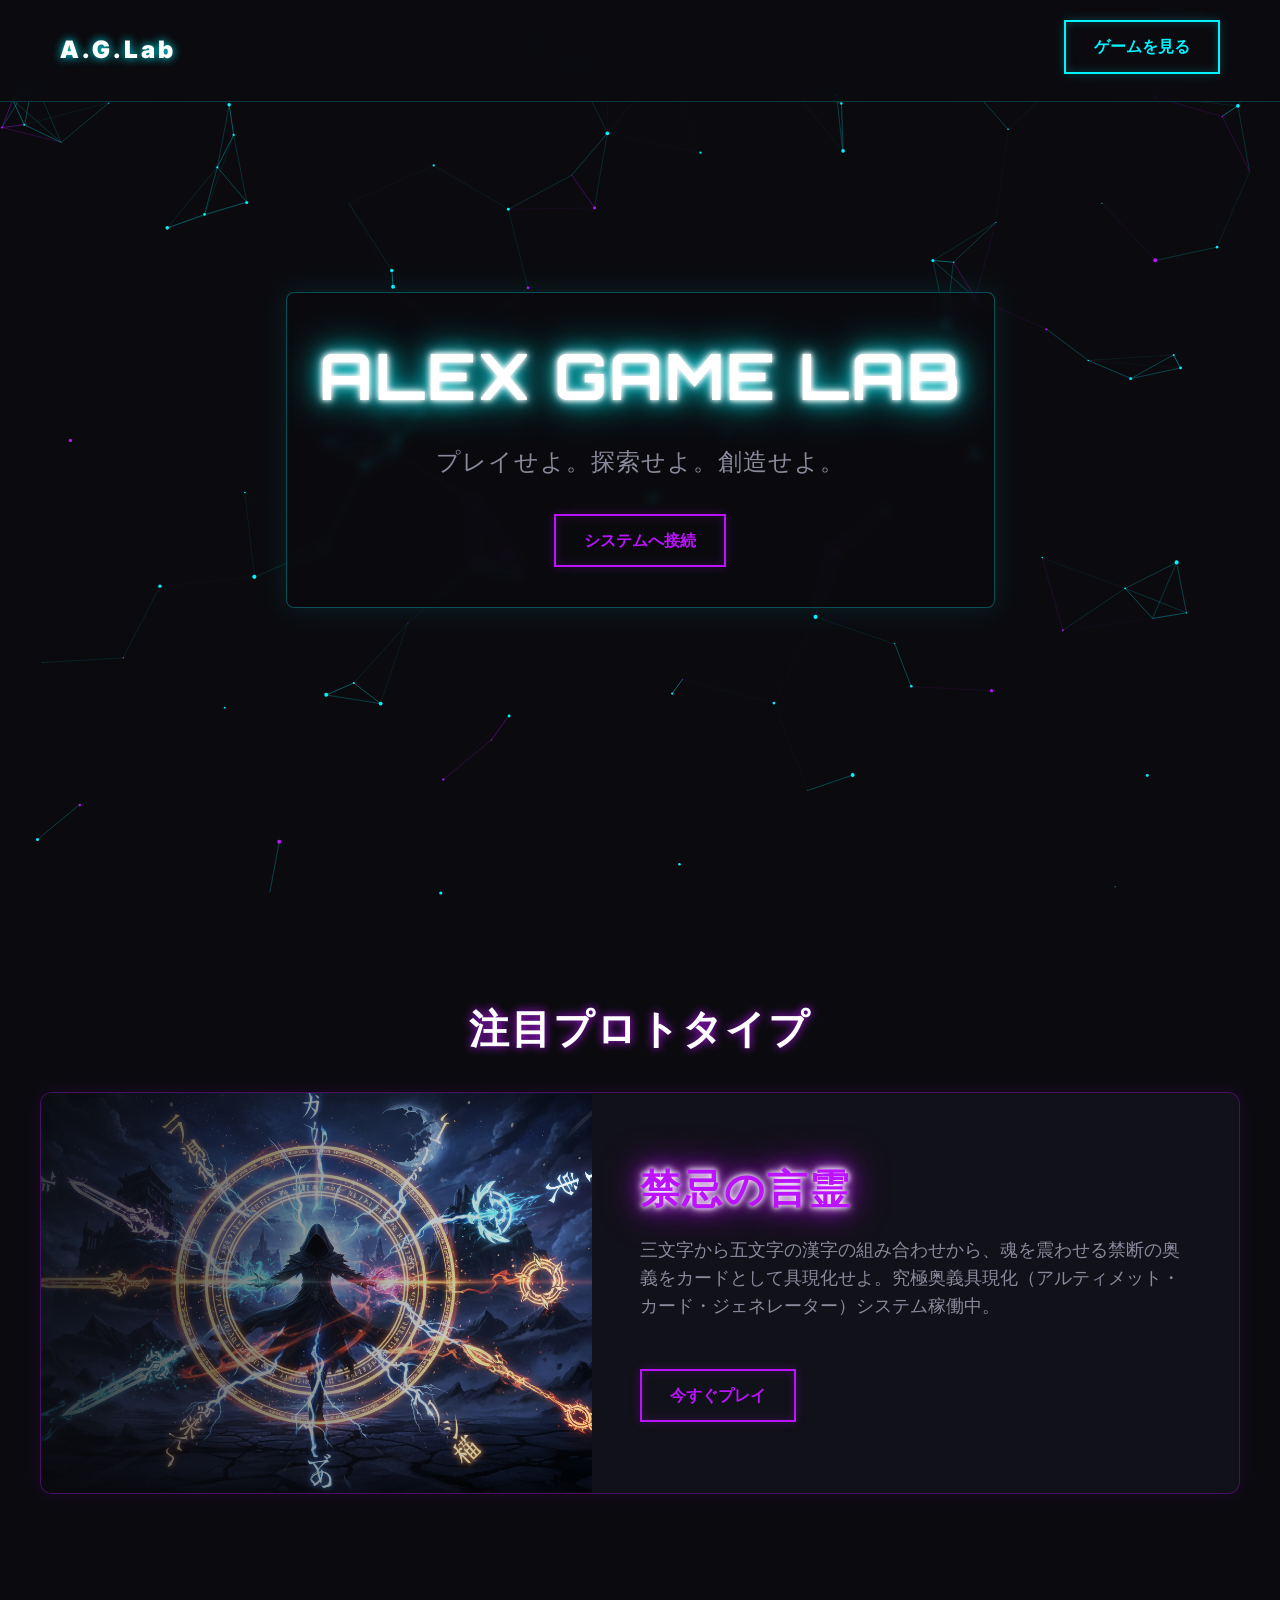
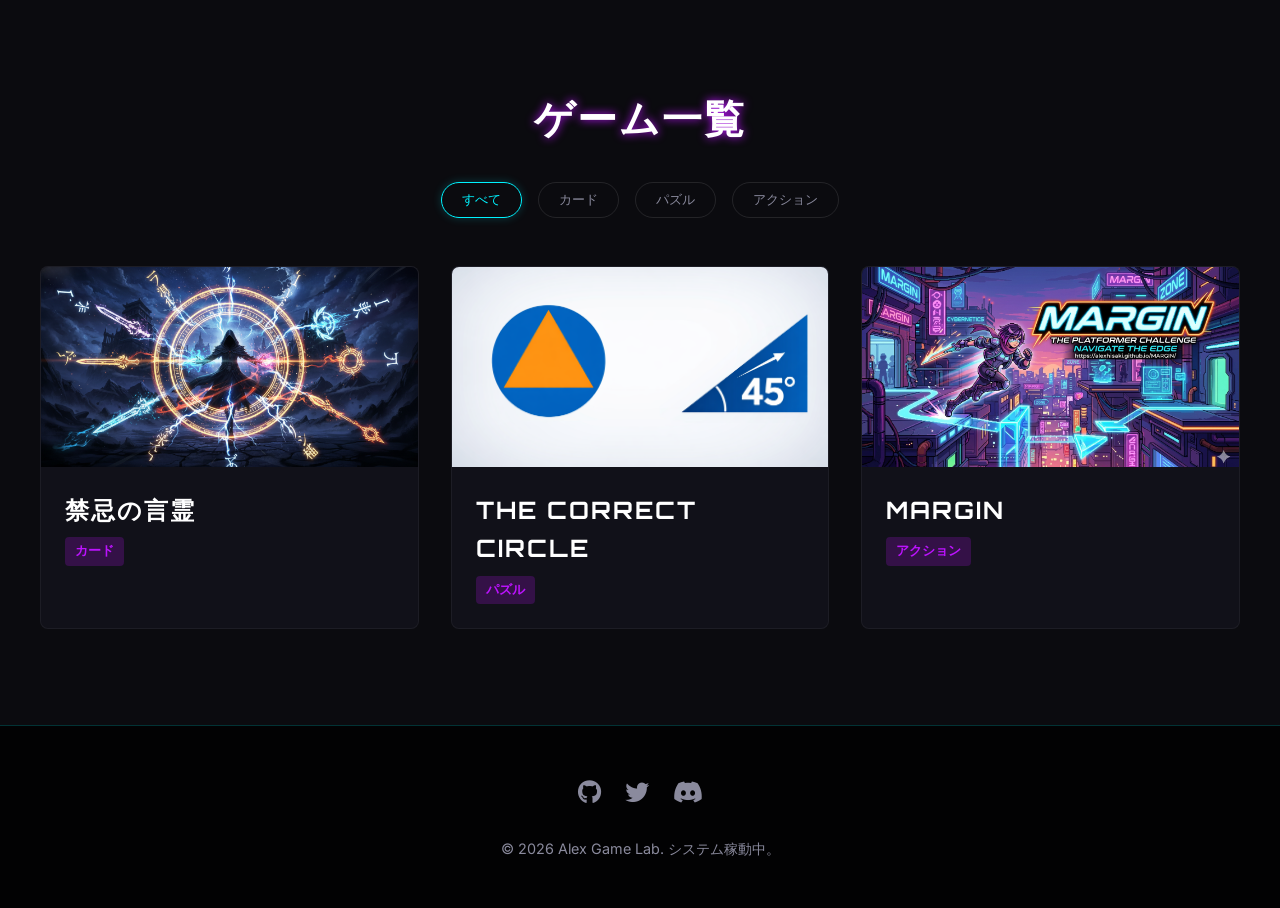
<file: index.html>
<!DOCTYPE html>
<html lang="ja">

<head>
    <meta charset="UTF-8">
    <meta name="viewport" content="width=device-width, initial-scale=1.0">
    <title>Alex Game Lab | インディーゲームポートフォリオ</title>
    <link rel="stylesheet" href="styles.css">
    <link rel="stylesheet" href="https://cdnjs.cloudflare.com/ajax/libs/font-awesome/6.4.0/css/all.min.css">
</head>

<body>
    <header>
        <div class="container nav-container">
            <a href="index.html" class="logo glow-text-blue">A.G.Lab</a>
            <nav>
                <a href="#games" class="btn">ゲームを見る</a>
            </nav>
        </div>
    </header>

    <section class="hero">
        <canvas id="particle-canvas"></canvas>
        <div class="container">
            <div class="hero-content">
                <h1 class="glow-text-blue">Alex Game Lab</h1>
                <p>プレイせよ。探索せよ。創造せよ。</p>
                <a href="#featured" class="btn primary">システムへ接続</a>
            </div>
        </div>
    </section>

    <section id="featured" class="featured container">
        <h2 class="section-title">注目プロトタイプ</h2>
        <div class="featured-card">
            <div class="featured-image" style="background-image: url('assets/banner_acj.png');"></div>
            <div class="featured-content">
                <h3 class="glow-text-purple">禁忌の言霊</h3>
                <p>三文字から五文字の漢字の組み合わせから、魂を震わせる禁断の奥義をカードとして具現化せよ。究極奥義具現化（アルティメット・カード・ジェネレーター）システム稼働中。</p>
                <div style="margin-top: 1rem;">
                    <a href="game_acj.html" class="btn primary">今すぐプレイ</a>
                </div>
            </div>
        </div>
    </section>

    <section id="games" class="games container">
        <h2 class="section-title">ゲーム一覧</h2>

        <div class="filters">
            <button class="filter-btn active" data-filter="all">すべて</button>
            <button class="filter-btn" data-filter="card">カード</button>
            <button class="filter-btn" data-filter="pazzul">パズル</button>
            <button class="filter-btn" data-filter="action">アクション</button>
        </div>

        <div class="game-grid" id="game-grid">
            <!-- Card -->
            <div class="game-card" data-category="card" onclick="window.location.href='game_acj.html'">
                <div class="card-img-wrapper">
                    <img src="assets/banner_acj.png" alt="Game Thumbnail">
                    <div class="card-overlay">
                        <span>[ 詳細を見る ]</span>
                    </div>
                </div>
                <div class="card-info">
                    <h3 class="card-title">禁忌の言霊</h3>
                    <span class="card-genre">カード</span>
                </div>
            </div>

            <!-- pazzul -->
            <div class="game-card" data-category="pazzul" onclick="window.location.href='game_tcc.html'">
                <div class="card-img-wrapper">
                    <img src="assets/tcc_banner.png" alt="Game Thumbnail">
                    <div class="card-overlay">
                        <span>[ 詳細を見る ]</span>
                    </div>
                </div>
                <div class="card-info">
                    <h3 class="card-title">The Correct Circle</h3>
                    <span class="card-genre">パズル</span>
                </div>
            </div>

            <!--Action -->
            <div class="game-card" data-category="action" onclick="window.location.href='game_margin.html'">
                <div class="card-img-wrapper">
                    <img src="assets/margin_banner.png" alt="Game Thumbnail">
                    <div class="card-overlay">
                        <span>[ 詳細を見る ]</span>
                    </div>
                </div>
                <div class="card-info">
                    <h3 class="card-title">MARGIN</h3>
                    <span class="card-genre">アクション</span>
                </div>
            </div>


        </div>
    </section>

    <footer>
        <div class="container">
            <div class="social-links">
                <a href="#"><i class="fab fa-github"></i></a>
                <a href="#"><i class="fab fa-twitter"></i></a>
                <a href="#"><i class="fab fa-discord"></i></a>
            </div>
            <p class="copy">&copy; 2026 Alex Game Lab. システム稼動中。</p>
        </div>
    </footer>

    <script src="script.js"></script>
</body>

</html>
</file>
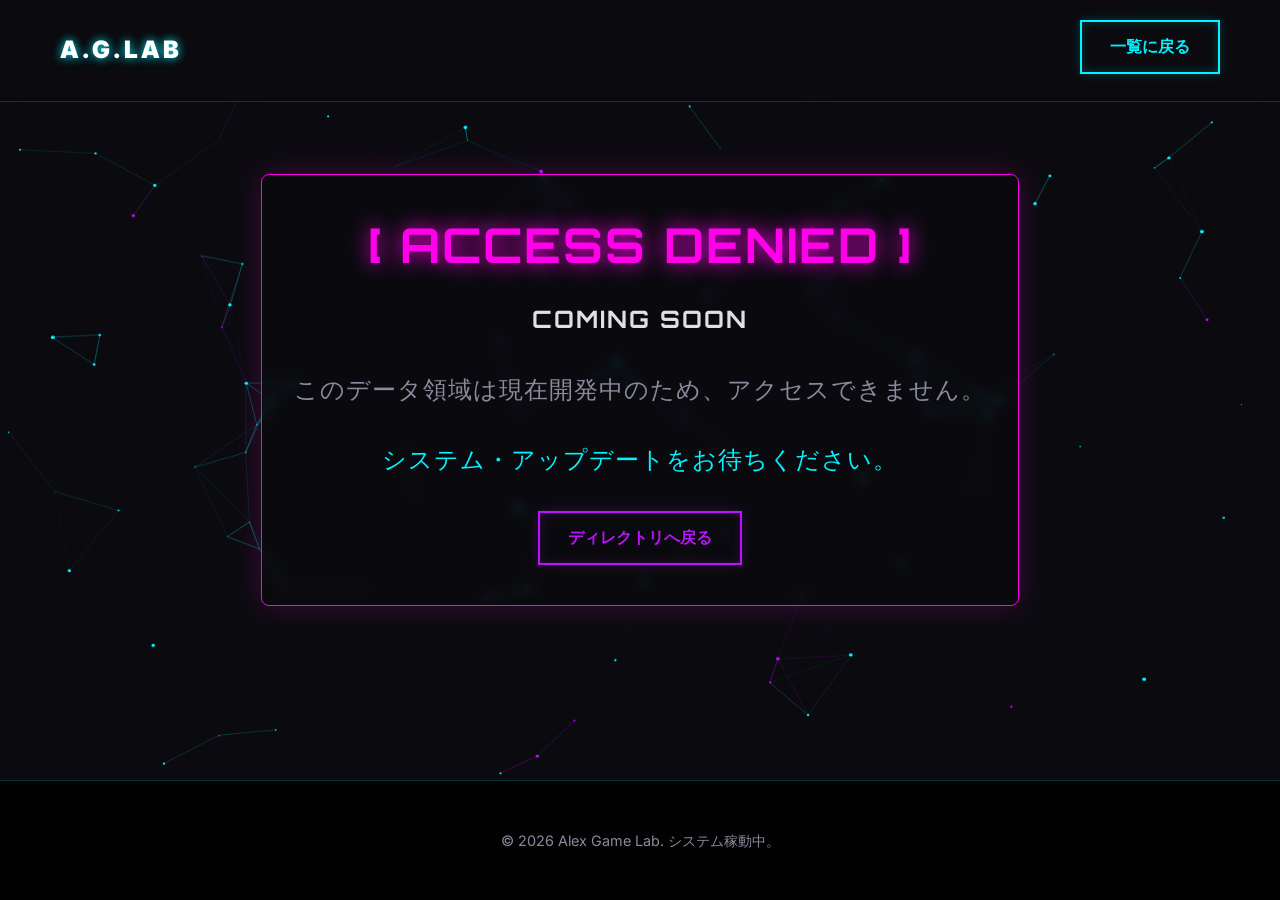
<file: coming_soon.html>
<!DOCTYPE html>
<html lang="ja">

<head>
    <meta charset="UTF-8">
    <meta name="viewport" content="width=device-width, initial-scale=1.0">
    <title>Coming Soon | システムアクセス拒否</title>
    <link rel="stylesheet" href="styles.css">
</head>

<body style="display: flex; flex-direction: column; min-height: 100vh;">
    <header>
        <div class="container nav-container">
            <a href="index.html" class="logo glow-text-blue">A.G.LAB</a>
            <nav>
                <a href="index.html" class="btn">一覧に戻る</a>
            </nav>
        </div>
    </header>

    <section class="hero" style="flex: 1;">
        <canvas id="particle-canvas"></canvas>
        <div class="container">
            <div class="hero-content"
                style="border-color: var(--neon-pink); box-shadow: 0 0 30px rgba(255, 0, 234, 0.2);">
                <h1 style="color: var(--neon-pink); text-shadow: 0 0 20px var(--neon-pink); font-size: 3rem;">[ ACCESS
                    DENIED ]</h1>
                <h2 style="margin-bottom: 2rem; color: var(--text-main);">Coming Soon</h2>
                <p>このデータ領域は現在開発中のため、アクセスできません。</p>
                <p style="margin-bottom: 2rem; color: var(--neon-blue);">システム・アップデートをお待ちください。</p>
                <a href="index.html" class="btn primary">ディレクトリへ戻る</a>
            </div>
        </div>
    </section>

    <footer>
        <div class="container">
            <p class="copy">&copy; 2026 Alex Game Lab. システム稼動中。</p>
        </div>
    </footer>

    <script src="script.js"></script>
</body>

</html>
</file>
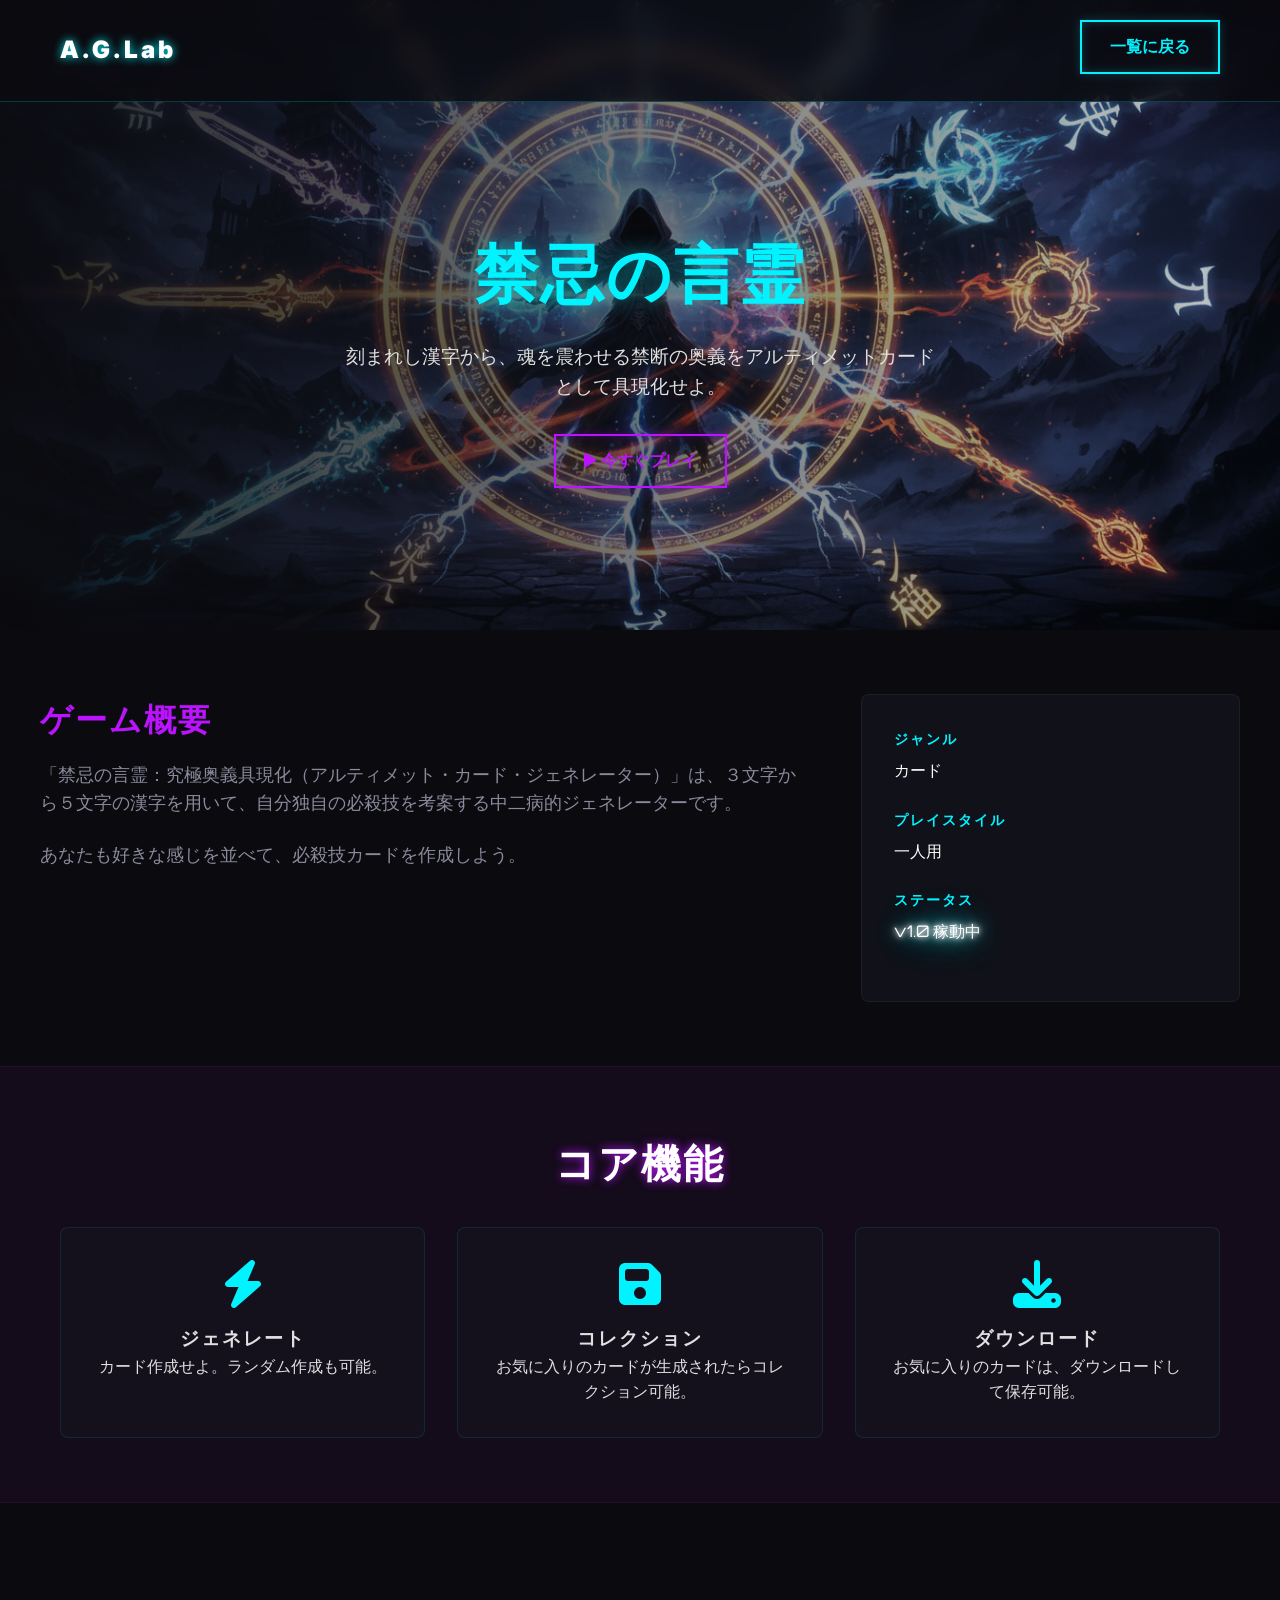
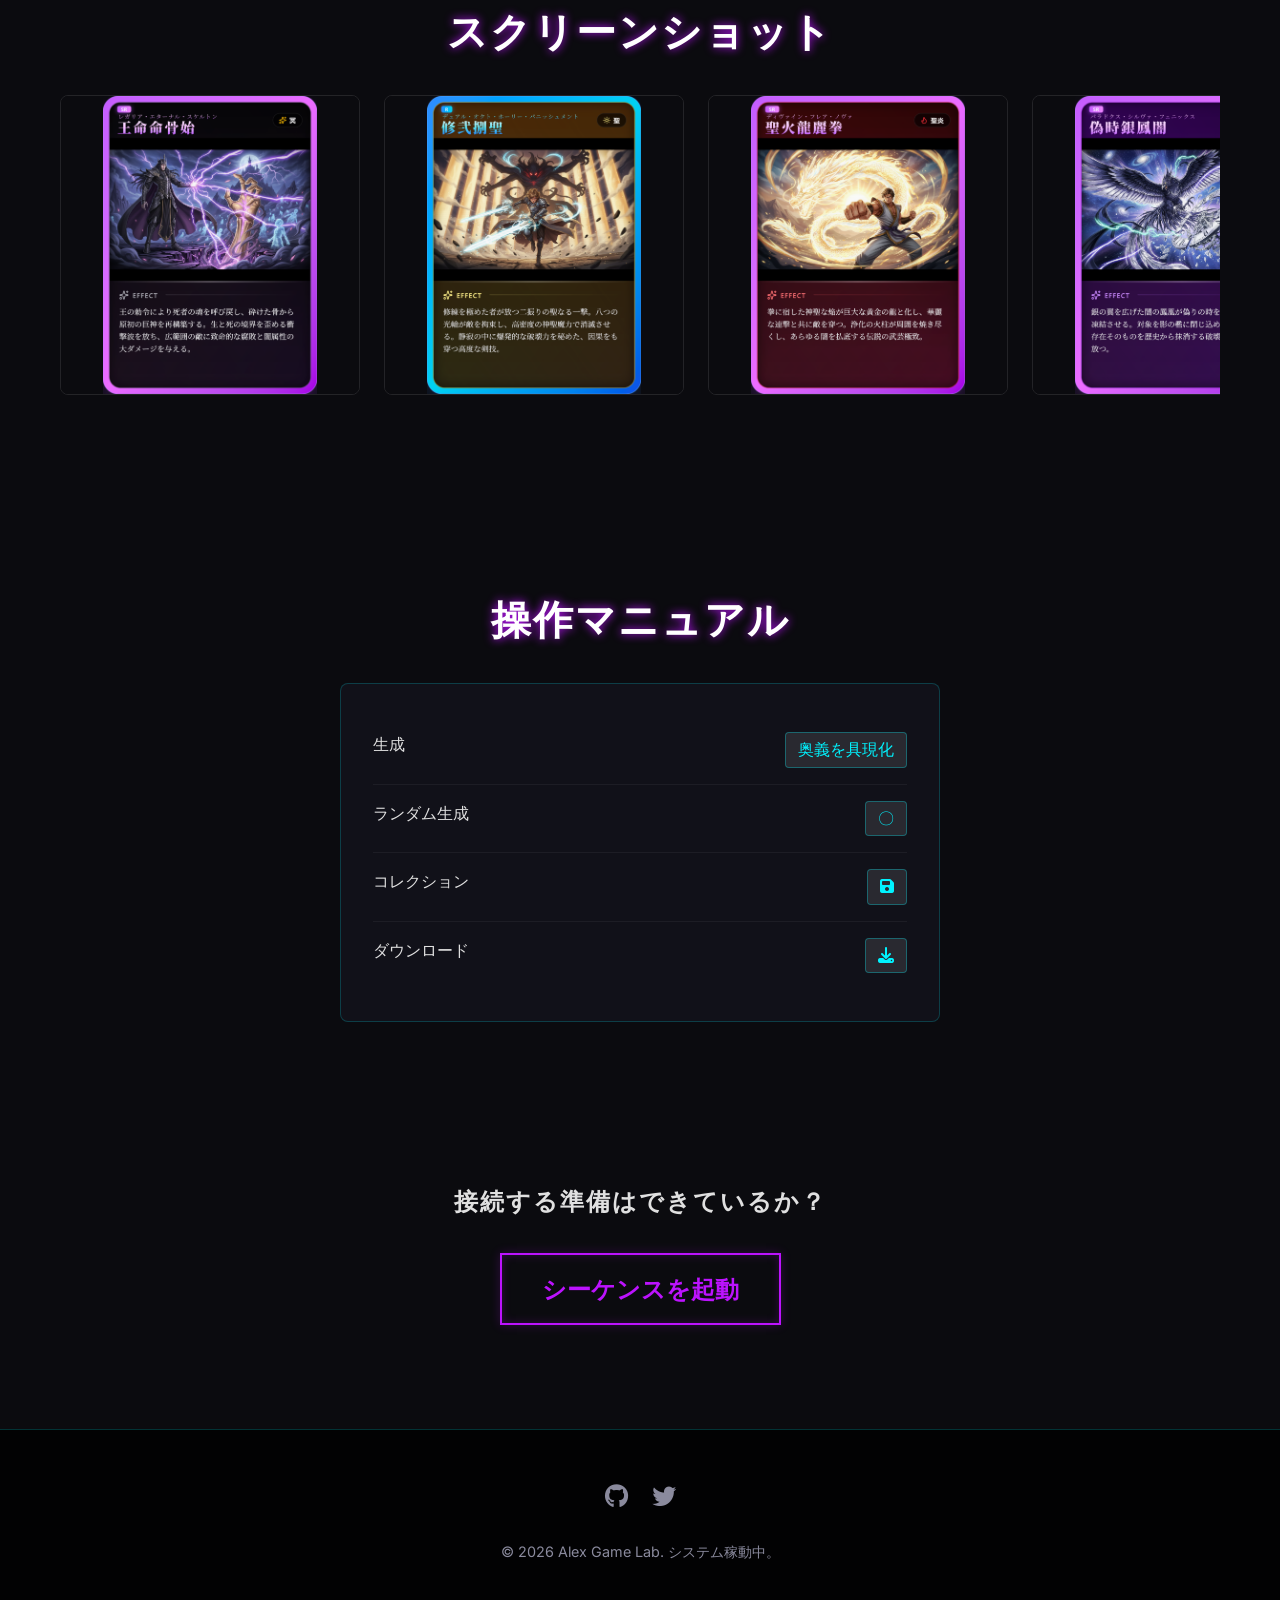
<file: game_acj.html>
<!DOCTYPE html>
<html lang="ja">

<head>
    <meta charset="UTF-8">
    <meta name="viewport" content="width=device-width, initial-scale=1.0">
    <title>禁忌の言霊 | ゲーム詳細</title>
    <link rel="stylesheet" href="styles.css">
    <link rel="stylesheet" href="https://cdnjs.cloudflare.com/ajax/libs/font-awesome/6.4.0/css/all.min.css">
</head>

<body>
    <header>
        <div class="container nav-container">
            <a href="index.html" class="logo glow-text-blue">A.G.Lab</a>
            <nav>
                <a href="index.html" class="btn">一覧に戻る</a>
            </nav>
        </div>
    </header>

    <section class="detail-hero">
        <div class="detail-bg" style="background-image: url('assets/banner_acj.png');"></div>
        <div class="container" style="display: flex; justify-content: center;">
            <div class="detail-hero-content"
                style="text-align: center; display: flex; flex-direction: column; align-items: center;">
                <h1>禁忌の言霊</h1>
                <p>刻まれし漢字から、魂を震わせる禁断の奥義をアルティメットカードとして具現化せよ。</p>
                <div class="action-buttons" style="justify-content: center;">
                    <a href="https://the-taboo-of-words.vercel.app/" target="_blank" rel="noopener noreferrer"
                        class="btn primary"><i class="fas fa-play"></i> 今すぐプレイ</a>
                </div>
            </div>
        </div>
    </section>

    <section class="game-info container">
        <div class="info-content">
            <h2>ゲーム概要</h2>
            <p>「禁忌の言霊：究極奥義具現化（アルティメット・カード・ジェネレーター）」は、３文字から５文字の漢字を用いて、自分独自の必殺技を考案する中二病的ジェネレーターです。</p>
            <p>あなたも好きな感じを並べて、必殺技カードを作成しよう。</p>
        </div>
        <div class="info-meta">
            <div class="meta-item">
                <h4>ジャンル</h4>
                <p>カード</p>
            </div>
            <div class="meta-item">
                <h4>プレイスタイル</h4>
                <p>一人用</p>
            </div>
            <div class="meta-item">
                <h4>ステータス</h4>
                <p class="glow-text-blue">v1.0 稼動中</p>
            </div>
        </div>
    </section>

    <section class="features">
        <div class="container">
            <h2 class="section-title">コア機能</h2>
            <div class="features-grid">
                <div class="feature-item">
                    <i class="fas fa-bolt feature-icon"></i>
                    <h3>ジェネレート</h3>
                    <p>カード作成せよ。ランダム作成も可能。</p>
                </div>
                <div class="feature-item">
                    <i class="fas fa-save feature-icon"></i>
                    <h3>コレクション</h3>
                    <p>お気に入りのカードが生成されたらコレクション可能。</p>
                </div>
                <div class="feature-item">
                    <i class="fas fa-download feature-icon"></i>
                    <h3>ダウンロード</h3>
                    <p>お気に入りのカードは、ダウンロードして保存可能。</p>
                </div>
            </div>
        </div>
    </section>

    <section class="gallery">
        <div class="container">
            <h2 class="section-title">スクリーンショット</h2>
            <div class="gallery-scroll" id="gallery-container">
                <div class="gallery-item">
                    <img src="assets/card1.png" alt="Screenshot 1">
                </div>
                <div class="gallery-item">
                    <img src="assets/card2.png" alt="Screenshot 2">
                </div>
                <div class="gallery-item">
                    <img src="assets/card3.png" alt="Screenshot 3">
                </div>
                <div class="gallery-item">
                    <img src="assets/card4.png" alt="Screenshot 4">
                </div>
            </div>
        </div>
    </section>

    <section class="how-to-play container">
        <h2 class="section-title">操作マニュアル</h2>
        <div class="controls-wrapper">
            <div class="control-item">
                <span>生成</span>
                <span class="key">奥義を具現化</span>
            </div>
            <div class="control-item">
                <span>ランダム生成</span>
                <span class="key">〇</span>
            </div>
            <div class="control-item">
                <span>コレクション</span>
                <span class="key"><i class="fas fa-floppy-disk"></i></span>
            </div>
            <div class="control-item">
                <span>ダウンロード</span>
                <span class="key"><i class="fas fa-download"></i></span>
            </div>
        </div>
    </section>

    <section class="final-cta">
        <div class="container">
            <h2 style="margin-bottom: 2rem;">接続する準備はできているか？</h2>
            <a href="https://the-taboo-of-words.vercel.app/" target="_blank" rel="noopener noreferrer"
                class="btn primary" style="font-size: 1.5rem; padding: 15px 40px;">シーケンスを起動</a>
        </div>
    </section>

    <footer>
        <div class="container">
            <div class="social-links">
                <a href="#"><i class="fab fa-github"></i></a>
                <a href="#"><i class="fab fa-twitter"></i></a>
            </div>
            <p class="copy">&copy; 2026 Alex Game Lab. システム稼動中。</p>
        </div>
    </footer>

    <script src="script.js"></script>
</body>

</html>
</file>
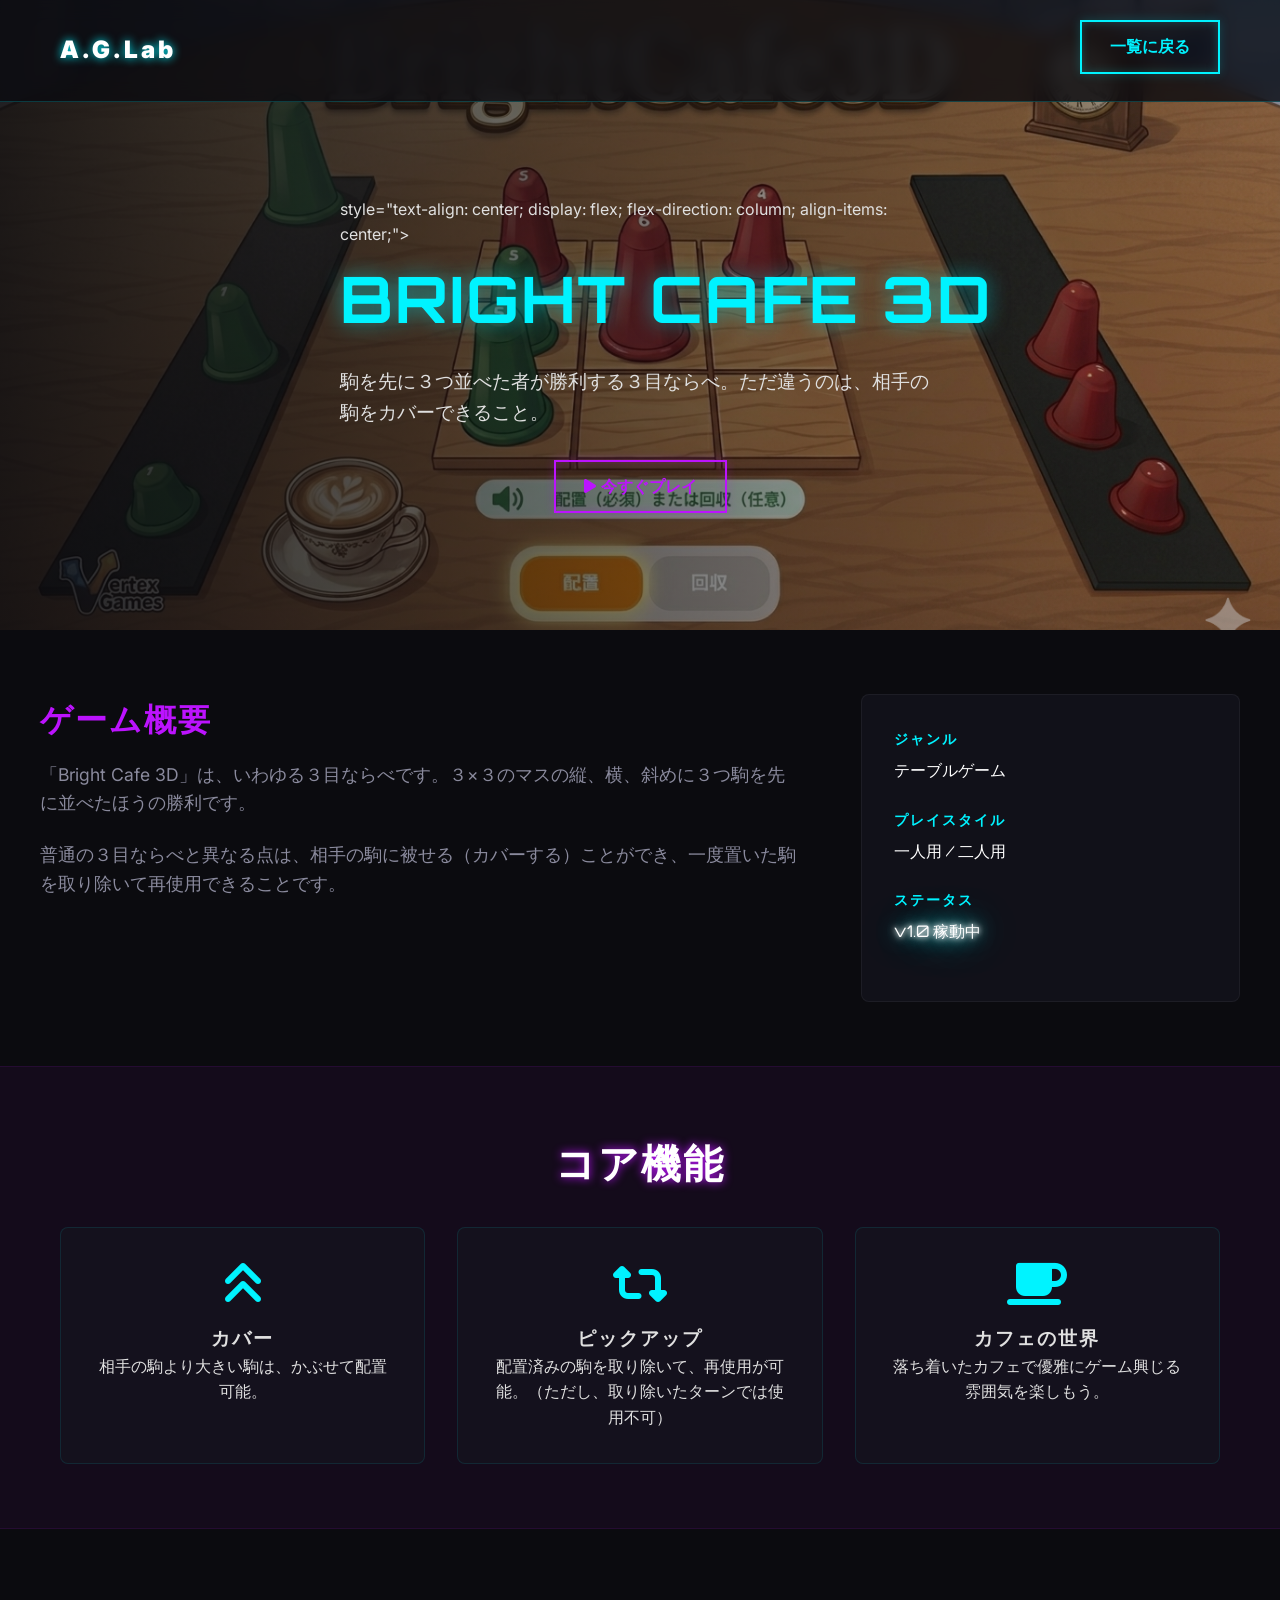
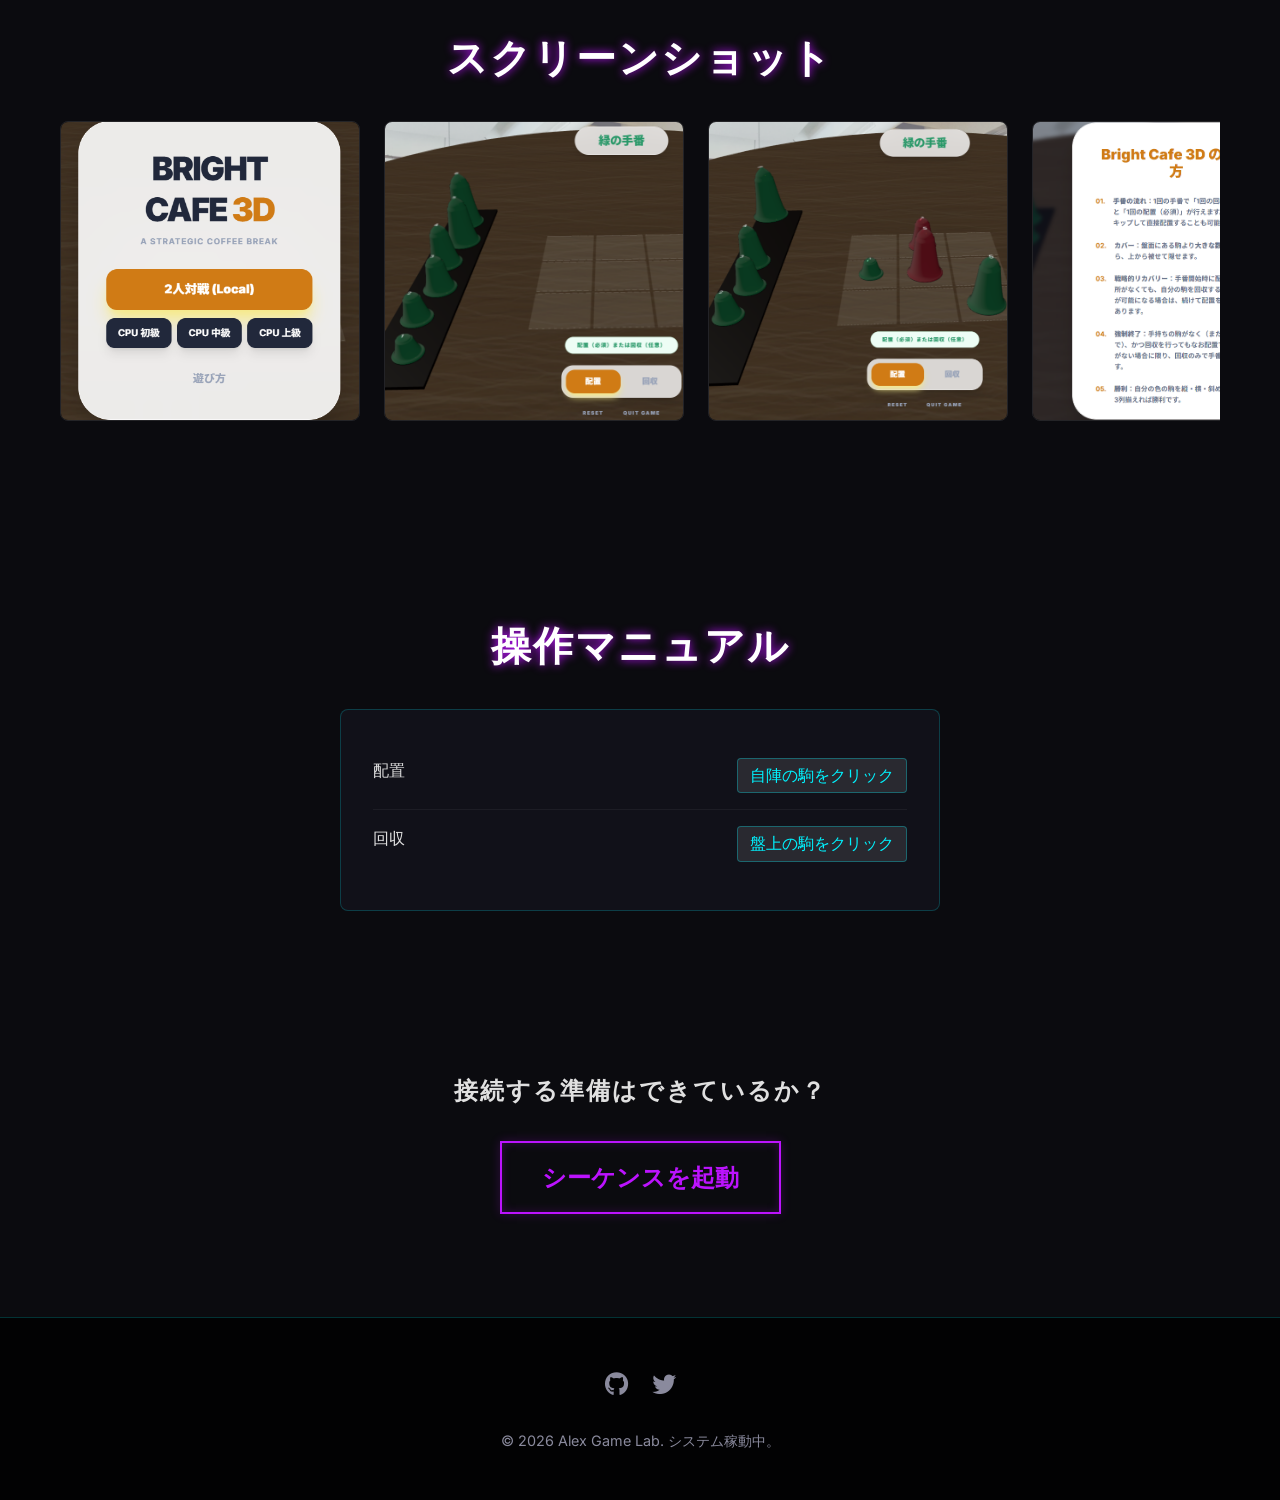
<file: game_bc3d.html>
<!DOCTYPE html>
<html lang="ja">

<head>
    <meta charset="UTF-8">
    <meta name="viewport" content="width=device-width, initial-scale=1.0">
    <title>Neon Uprising | ゲーム詳細</title>
    <link rel="stylesheet" href="styles.css">
    <link rel="stylesheet" href="https://cdnjs.cloudflare.com/ajax/libs/font-awesome/6.4.0/css/all.min.css">
</head>

<body>
    <header>
        <div class="container nav-container">
            <a href="index.html" class="logo glow-text-blue">A.G.Lab</a>
            <nav>
                <a href="index.html" class="btn">一覧に戻る</a>
            </nav>
        </div>
    </header>

    <section class="detail-hero">
        <div class="detail-bg" style="background: url('assets/brightcafe3d.png') center/cover;"></div>
        <div class="container" style="display: flex; justify-content: center;">
            <div class="detail-hero-content">
                style="text-align: center; display: flex; flex-direction: column; align-items: center;">
                <h1 style="white-space: nowrap;">Bright Cafe 3D</h1>
                <p>駒を先に３つ並べた者が勝利する３目ならべ。ただ違うのは、相手の駒をカバーできること。</p>
                <div class="action-buttons" style="justify-content: center;">
                    <a href="https://alexhisaki.github.io/BrightCafe3D/" class="btn primary"><i class="fas fa-play"></i>
                        今すぐプレイ</a>

                </div>
            </div>
        </div>
    </section>

    <section class="game-info container">
        <div class="info-content">
            <h2>ゲーム概要</h2>
            <p>「Bright Cafe 3D」は、いわゆる３目ならべです。３×３のマスの縦、横、斜めに３つ駒を先に並べたほうの勝利です。</p>
            <p>普通の３目ならべと異なる点は、相手の駒に被せる（カバーする）ことができ、一度置いた駒を取り除いて再使用できることです。</p>
        </div>
        <div class="info-meta">
            <div class="meta-item">
                <h4>ジャンル</h4>
                <p>テーブルゲーム</p>
            </div>
            <div class="meta-item">
                <h4>プレイスタイル</h4>
                <p>一人用 / 二人用</p>
            </div>
            <div class="meta-item">
                <h4>ステータス</h4>
                <p class="glow-text-blue">v1.0 稼動中</p>
            </div>
        </div>
    </section>

    <section class="features">
        <div class="container">
            <h2 class="section-title">コア機能</h2>
            <div class="features-grid">
                <div class="feature-item">
                    <i class="fas fa-angle-double-up feature-icon"></i>
                    <h3>カバー</h3>
                    <p>相手の駒より大きい駒は、かぶせて配置可能。</p>
                </div>
                <div class="feature-item">
                    <i class="fas fa-retweet feature-icon"></i>
                    <h3>ピックアップ</h3>
                    <p>配置済みの駒を取り除いて、再使用が可能。（ただし、取り除いたターンでは使用不可）</p>
                </div>
                <div class="feature-item">
                    <i class="fas fa-coffee feature-icon"></i>
                    <h3>カフェの世界</h3>
                    <p>落ち着いたカフェで優雅にゲーム興じる雰囲気を楽しもう。</p>
                </div>
            </div>
        </div>
    </section>

    <section class="gallery">
        <div class="container">
            <h2 class="section-title">スクリーンショット</h2>
            <div class="gallery-scroll" id="gallery-container">
                <div class="gallery-item">
                    <img src="assets/bc3d-1.png" alt="Screenshot 1">
                </div>
                <div class="gallery-item">
                    <img src="assets/bc3d-2.png" alt="Screenshot 2">
                </div>
                <div class="gallery-item">
                    <img src="assets/bc3d-3.png" alt="Screenshot 3">
                </div>
                <div class="gallery-item">
                    <img src="assets/bc3d-4.png" alt="Screenshot 4">
                </div>
            </div>
        </div>
    </section>

    <section class="how-to-play container">
        <h2 class="section-title">操作マニュアル</h2>
        <div class="controls-wrapper">
            <div class="control-item">
                <span>配置</span>
                <span class="key">自陣の駒をクリック</span>
            </div>
            <div class="control-item">
                <span>回収</span>
                <span class="key">盤上の駒をクリック</span>
            </div>

        </div>
    </section>

    <section class="final-cta">
        <div class="container">
            <h2 style="margin-bottom: 2rem;">接続する準備はできているか？</h2>
            <a href="https://alexhisaki.github.io/BrightCafe3D/" class="btn primary"
                style="font-size: 1.5rem; padding: 15px 40px;">シーケンスを起動</a>
        </div>
    </section>

    <footer>
        <div class="container">
            <div class="social-links">
                <a href="#"><i class="fab fa-github"></i></a>
                <a href="#"><i class="fab fa-twitter"></i></a>
            </div>
            <p class="copy">&copy; 2026 Alex Game Lab. システム稼動中。</p>
        </div>
    </footer>

    <script src="script.js"></script>
</body>

</html>
</file>
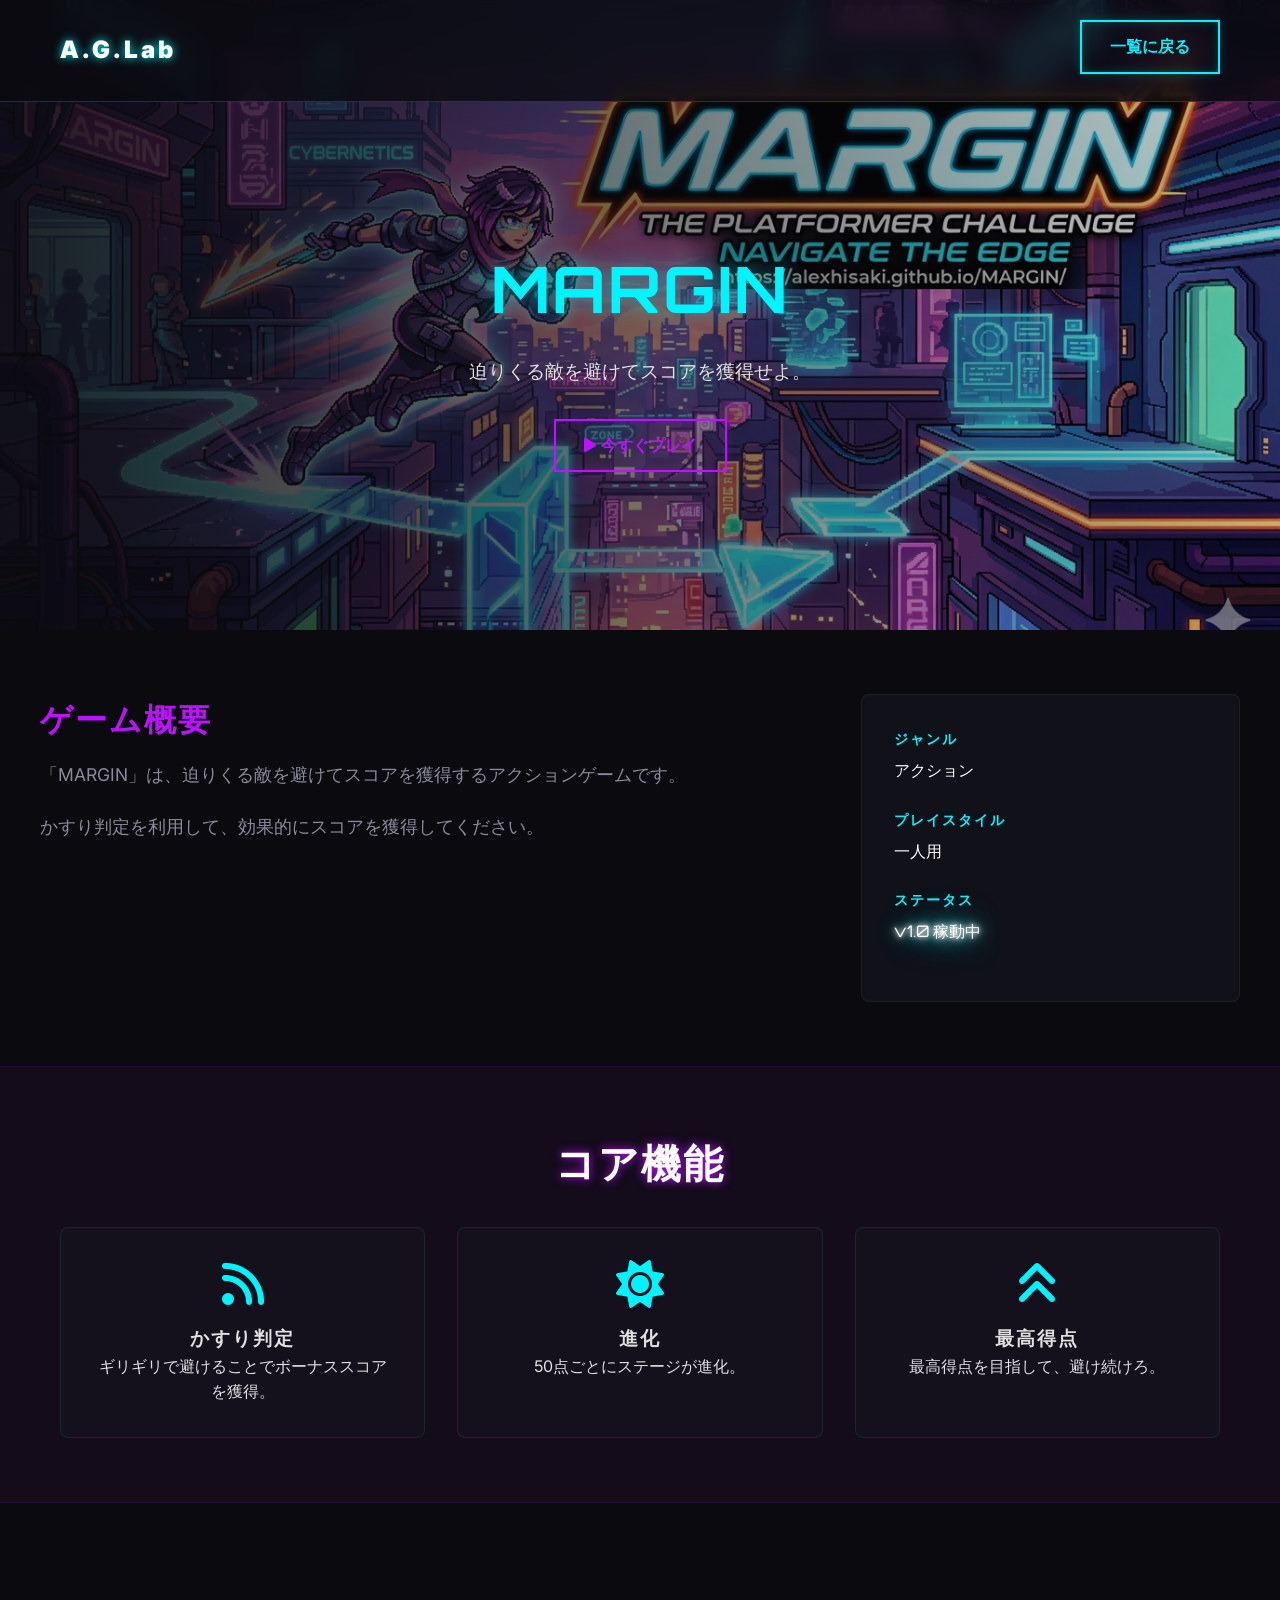
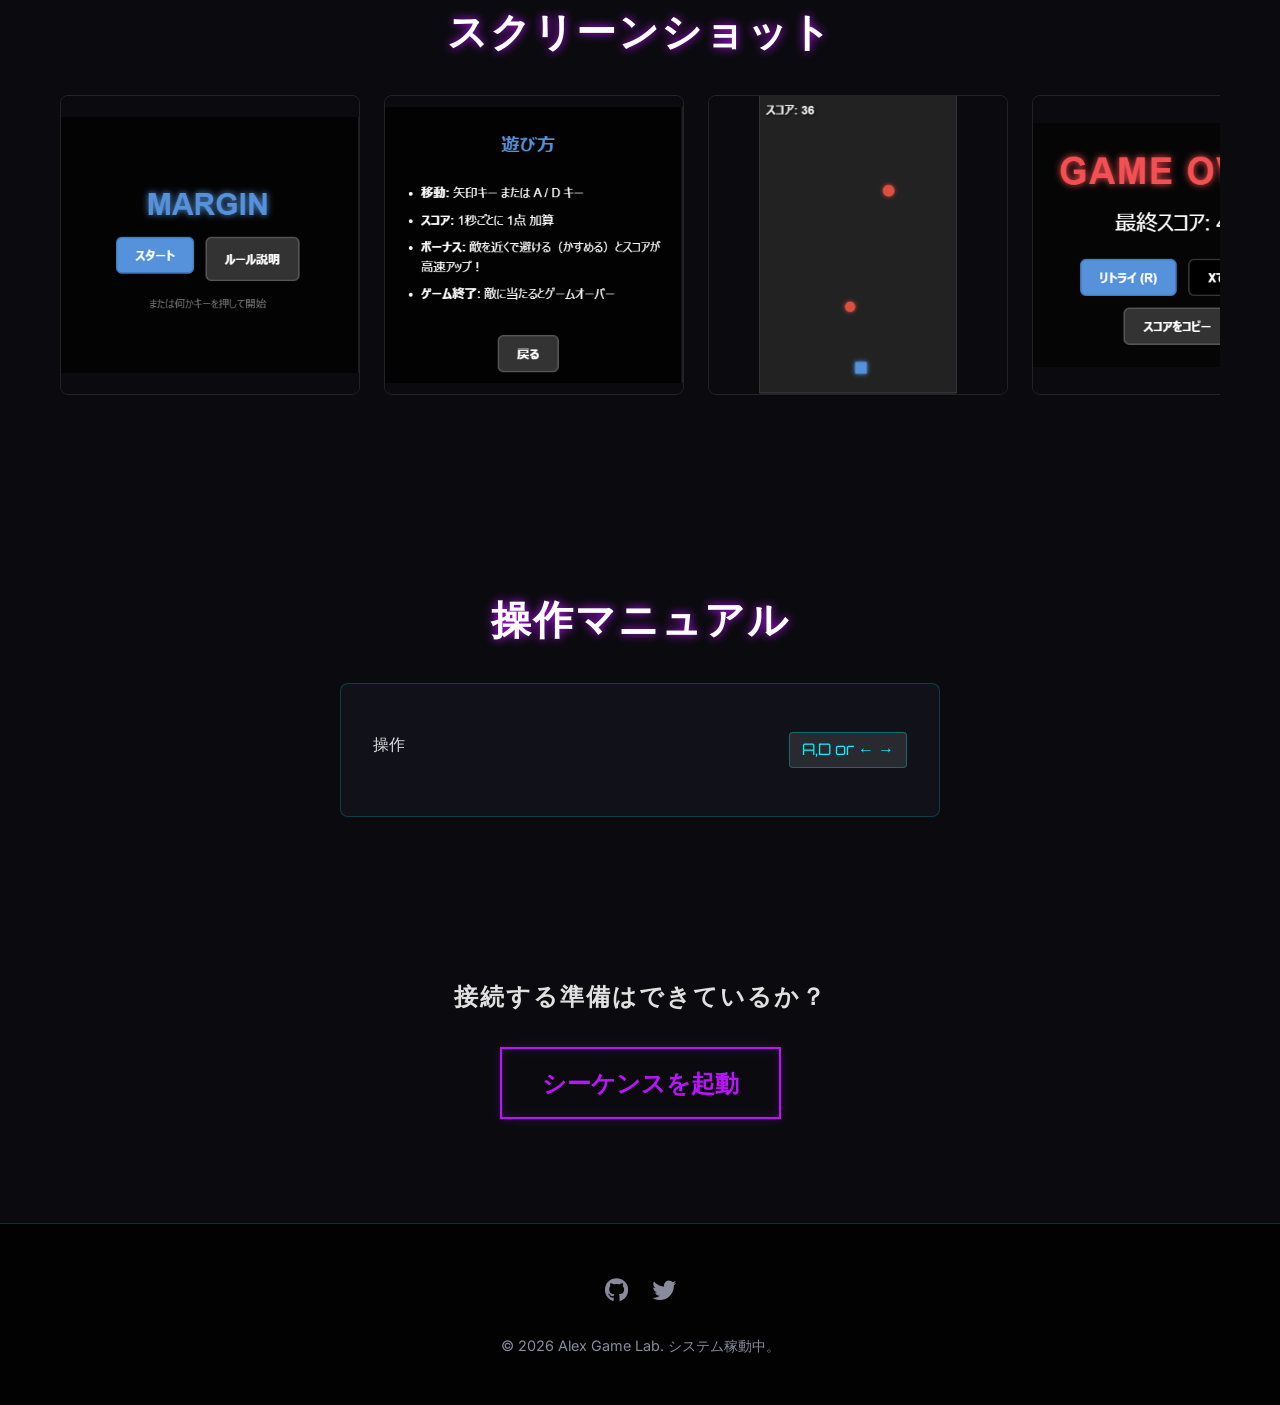
<file: game_margin.html>
<!DOCTYPE html>
<html lang="ja">

<head>
    <meta charset="UTF-8">
    <meta name="viewport" content="width=device-width, initial-scale=1.0">
    <title>MARGIN | ゲーム詳細</title>
    <link rel="stylesheet" href="styles.css">
    <link rel="stylesheet" href="https://cdnjs.cloudflare.com/ajax/libs/font-awesome/6.4.0/css/all.min.css">
</head>

<body>
    <header>
        <div class="container nav-container">
            <a href="index.html" class="logo glow-text-blue">A.G.Lab</a>
            <nav>
                <a href="index.html" class="btn">一覧に戻る</a>
            </nav>
        </div>
    </header>

    <section class="detail-hero">
        <div class="detail-bg" style="background-image: url('assets/margin_banner.png');"></div>
        <div class="container" style="display: flex; justify-content: center;">
            <div class="detail-hero-content"
                style="text-align: center; display: flex; flex-direction: column; align-items: center;">
                <h1>MARGIN</h1>
                <p>迫りくる敵を避けてスコアを獲得せよ。</p>
                <div class="action-buttons" style="justify-content: center;">
                    <a href="https://alexhisaki.github.io/MARGIN/" target="_blank" rel="noopener noreferrer"
                        class="btn primary"><i class="fas fa-play"></i> 今すぐプレイ</a>
                </div>
            </div>
        </div>
    </section>

    <section class="game-info container">
        <div class="info-content">
            <h2>ゲーム概要</h2>
            <p>「MARGIN」は、迫りくる敵を避けてスコアを獲得するアクションゲームです。</p>
            <p>かすり判定を利用して、効果的にスコアを獲得してください。</p>
        </div>
        <div class="info-meta">
            <div class="meta-item">
                <h4>ジャンル</h4>
                <p>アクション</p>
            </div>
            <div class="meta-item">
                <h4>プレイスタイル</h4>
                <p>一人用</p>
            </div>
            <div class="meta-item">
                <h4>ステータス</h4>
                <p class="glow-text-blue">v1.0 稼動中</p>
            </div>
        </div>
    </section>

    <section class="features">
        <div class="container">
            <h2 class="section-title">コア機能</h2>
            <div class="features-grid">
                <div class="feature-item">
                    <i class="fas fa-rss feature-icon"></i>
                    <h3>かすり判定 </h3>
                    <p>ギリギリで避けることでボーナススコアを獲得。</p>
                </div>
                <div class="feature-item">
                    <i class="fas fa-sun feature-icon"></i>
                    <h3>進化</h3>
                    <p>50点ごとにステージが進化。</p>
                </div>
                <div class="feature-item">
                    <i class="fas fa-angle-double-up feature-icon"></i>
                    <h3>最高得点</h3>
                    <p>最高得点を目指して、避け続けろ。</p>
                </div>
            </div>
        </div>
    </section>

    <section class="gallery">
        <div class="container">
            <h2 class="section-title">スクリーンショット</h2>
            <div class="gallery-scroll" id="gallery-container">
                <div class="gallery-item">
                    <img src="assets/margin1.png" alt="Screenshot 1">
                </div>
                <div class="gallery-item">
                    <img src="assets/margin2.png" alt="Screenshot 2">
                </div>
                <div class="gallery-item">
                    <img src="assets/margin3.png" alt="Screenshot 3">
                </div>
                <div class="gallery-item">
                    <img src="assets/margin4.png" alt="Screenshot 4">
                </div>
            </div>
        </div>
    </section>

    <section class="how-to-play container">
        <h2 class="section-title">操作マニュアル</h2>
        <div class="controls-wrapper">
            <div class="control-item">
                <span>操作</span>
                <span class="key">A,D or ← →</span>
            </div>
        </div>
    </section>

    <section class="final-cta">
        <div class="container">
            <h2 style="margin-bottom: 2rem;">接続する準備はできているか？</h2>
            <a href="https://alexhisaki.github.io/MARGIN/" target="_blank" rel="noopener noreferrer" class="btn primary"
                style="font-size: 1.5rem; padding: 15px 40px;">シーケンスを起動</a>
        </div>
    </section>

    <footer>
        <div class="container">
            <div class="social-links">
                <a href="#"><i class="fab fa-github"></i></a>
                <a href="#"><i class="fab fa-twitter"></i></a>
            </div>
            <p class="copy">&copy; 2026 Alex Game Lab. システム稼動中。</p>
        </div>
    </footer>

    <script src="script.js"></script>
</body>

</html>
</file>
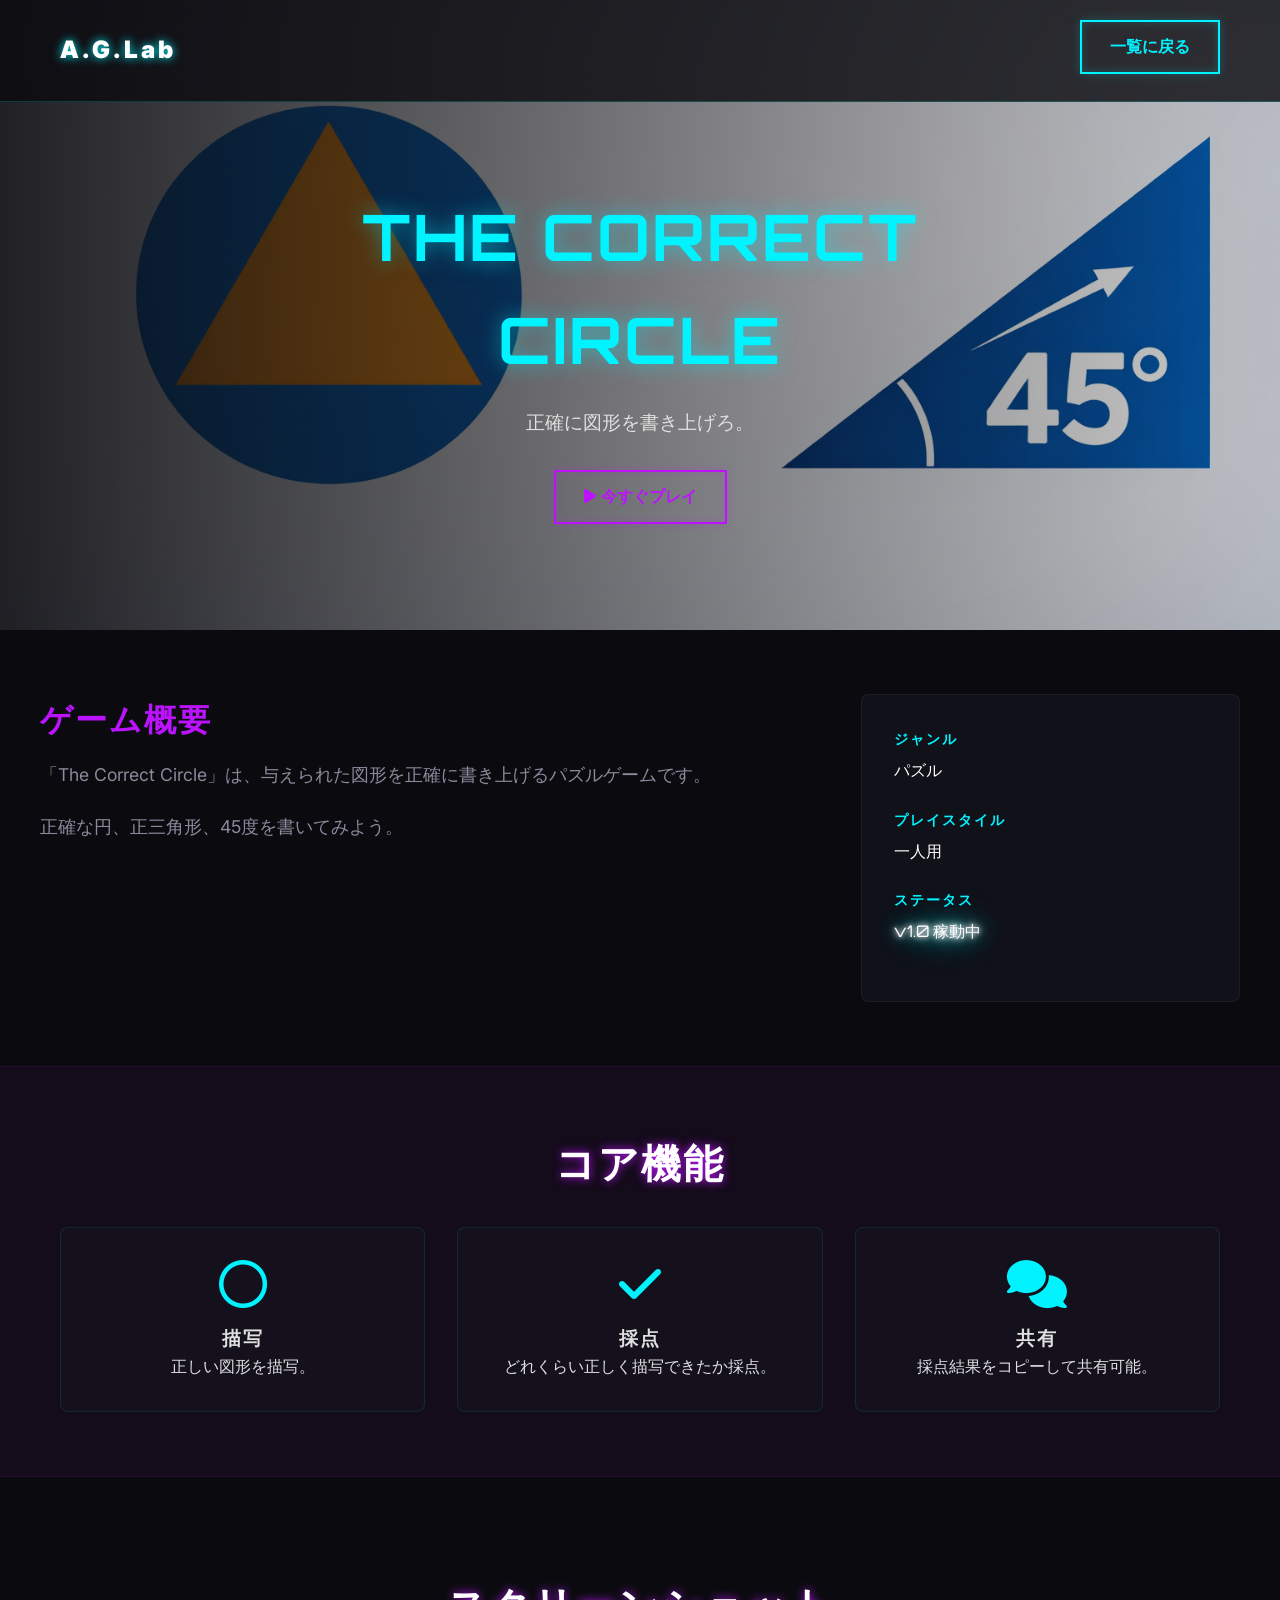
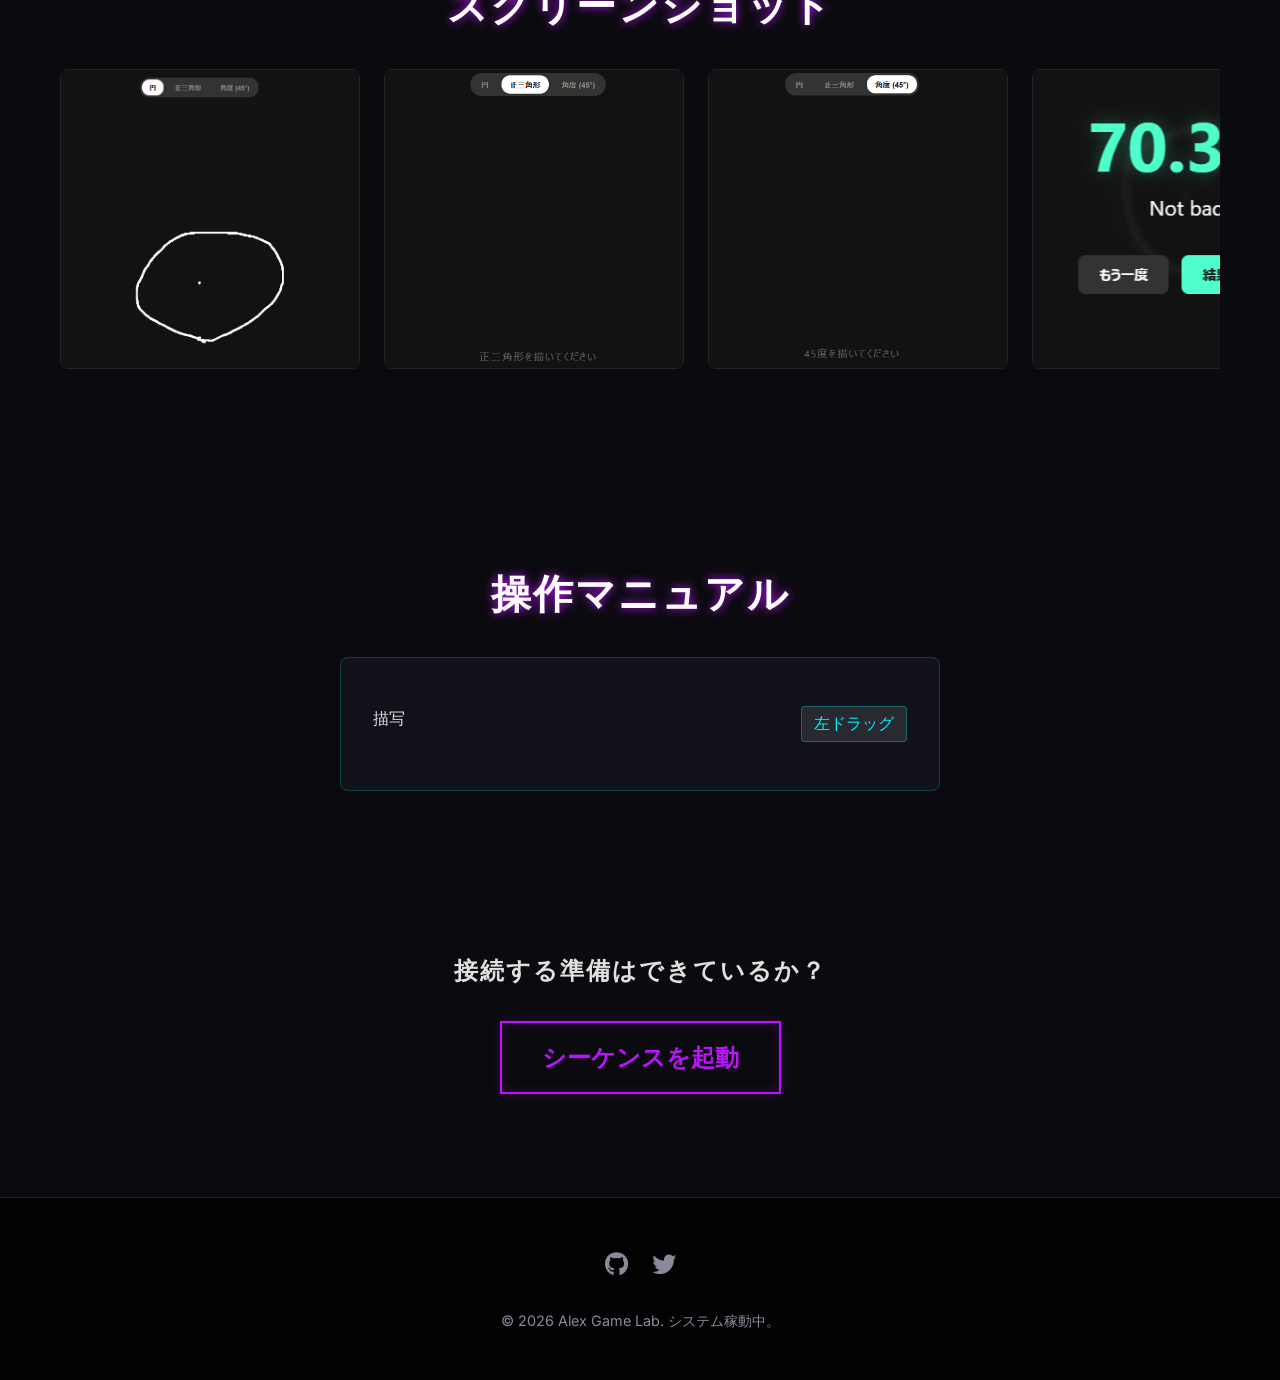
<file: game_tcc.html>
<!DOCTYPE html>
<html lang="ja">

<head>
    <meta charset="UTF-8">
    <meta name="viewport" content="width=device-width, initial-scale=1.0">
    <title>The Correct Circle | ゲーム詳細</title>
    <link rel="stylesheet" href="styles.css">
    <link rel="stylesheet" href="https://cdnjs.cloudflare.com/ajax/libs/font-awesome/6.4.0/css/all.min.css">
</head>

<body>
    <header>
        <div class="container nav-container">
            <a href="index.html" class="logo glow-text-blue">A.G.Lab</a>
            <nav>
                <a href="index.html" class="btn">一覧に戻る</a>
            </nav>
        </div>
    </header>

    <section class="detail-hero">
        <div class="detail-bg" style="background-image: url('assets/tcc_banner.png');"></div>
        <div class="container" style="display: flex; justify-content: center;">
            <div class="detail-hero-content"
                style="text-align: center; display: flex; flex-direction: column; align-items: center;">
                <h1>The Correct Circle</h1>
                <p>正確に図形を書き上げろ。</p>
                <div class="action-buttons" style="justify-content: center;">
                    <a href="https://alexhisaki.github.io/TheCorrectCircle/" target="_blank" rel="noopener noreferrer"
                        class="btn primary"><i class="fas fa-play"></i> 今すぐプレイ</a>
                </div>
            </div>
        </div>
    </section>

    <section class="game-info container">
        <div class="info-content">
            <h2>ゲーム概要</h2>
            <p>「The Correct Circle」は、与えられた図形を正確に書き上げるパズルゲームです。</p>
            <p>正確な円、正三角形、45度を書いてみよう。</p>
        </div>
        <div class="info-meta">
            <div class="meta-item">
                <h4>ジャンル</h4>
                <p>パズル</p>
            </div>
            <div class="meta-item">
                <h4>プレイスタイル</h4>
                <p>一人用</p>
            </div>
            <div class="meta-item">
                <h4>ステータス</h4>
                <p class="glow-text-blue">v1.0 稼動中</p>
            </div>
        </div>
    </section>

    <section class="features">
        <div class="container">
            <h2 class="section-title">コア機能</h2>
            <div class="features-grid">
                <div class="feature-item">
                    <i class="far fa-circle feature-icon"></i>
                    <h3>描写</h3>
                    <p>正しい図形を描写。</p>
                </div>
                <div class="feature-item">
                    <i class="fas fa-check feature-icon"></i>
                    <h3>採点</h3>
                    <p>どれくらい正しく描写できたか採点。</p>
                </div>
                <div class="feature-item">
                    <i class="fas far fa-comments feature-icon"></i>
                    <h3>共有</h3>
                    <p>採点結果をコピーして共有可能。</p>
                </div>
            </div>
        </div>
    </section>

    <section class="gallery">
        <div class="container">
            <h2 class="section-title">スクリーンショット</h2>
            <div class="gallery-scroll" id="gallery-container">
                <div class="gallery-item">
                    <img src="assets/tcc1.png" alt="Screenshot 1">
                </div>
                <div class="gallery-item">
                    <img src="assets/tcc2.png" alt="Screenshot 2">
                </div>
                <div class="gallery-item">
                    <img src="assets/tcc3.png" alt="Screenshot 3">
                </div>
                <div class="gallery-item">
                    <img src="assets/tcc4.png" alt="Screenshot 4">
                </div>
            </div>
        </div>
    </section>

    <section class="how-to-play container">
        <h2 class="section-title">操作マニュアル</h2>
        <div class="controls-wrapper">
            <div class="control-item">
                <span>描写</span>
                <span class="key">左ドラッグ</span>
            </div>
        </div>
    </section>

    <section class="final-cta">
        <div class="container">
            <h2 style="margin-bottom: 2rem;">接続する準備はできているか？</h2>
            <a href="https://alexhisaki.github.io/TheCorrectCircle/" target="_blank" rel="noopener noreferrer"
                class="btn primary" style="font-size: 1.5rem; padding: 15px 40px;">シーケンスを起動</a>
        </div>
    </section>

    <footer>
        <div class="container">
            <div class="social-links">
                <a href="#"><i class="fab fa-github"></i></a>
                <a href="#"><i class="fab fa-twitter"></i></a>
            </div>
            <p class="copy">&copy; 2026 Alex Game Lab. システム稼動中。</p>
        </div>
    </footer>

    <script src="script.js"></script>
</body>

</html>
</file>
<file: styles.css>
@import url('https://fonts.googleapis.com/css2?family=Inter:wght@300;400;600&family=Orbitron:wght@500;700;900&display=swap');

:root {
  --bg-dark: #0b0b0f;
  --bg-panel: rgba(20, 20, 30, 0.7);
  --neon-blue: #00f3ff;
  --neon-purple: #bc13fe;
  --neon-pink: #ff00ea;
  --text-main: #e0e0e0;
  --text-muted: #8a8a9d;
  --font-heading: 'Orbitron', sans-serif;
  --font-body: 'Inter', sans-serif;
  --transition-speed: 0.3s;
}

* {
  box-sizing: border-box;
  margin: 0;
  padding: 0;
}

body {
  background-color: var(--bg-dark);
  color: var(--text-main);
  font-family: var(--font-body);
  line-height: 1.6;
  overflow-x: hidden;
}

h1, h2, h3, h4, h5, h6 {
  font-family: var(--font-heading);
  text-transform: uppercase;
  letter-spacing: 2px;
}

a {
  text-decoration: none;
  color: inherit;
  transition: all var(--transition-speed) ease;
}

ul {
  list-style: none;
}

/* Base UI Components */

.btn {
  display: inline-block;
  padding: 12px 28px;
  font-family: var(--font-heading);
  font-size: 1rem;
  font-weight: 700;
  text-transform: uppercase;
  cursor: pointer;
  background: transparent;
  border: 2px solid var(--neon-blue);
  color: var(--neon-blue);
  box-shadow: 0 0 10px rgba(0, 243, 255, 0.2), inset 0 0 10px rgba(0, 243, 255, 0.2);
  transition: all 0.3s ease;
  position: relative;
  overflow: hidden;
  z-index: 1;
}

.btn::before {
  content: '';
  position: absolute;
  top: 0;
  left: -100%;
  width: 100%;
  height: 100%;
  background: var(--neon-blue);
  transition: all 0.3s ease;
  z-index: -1;
}

.btn:hover {
  color: #000;
  box-shadow: 0 0 20px var(--neon-blue), inset 0 0 20px var(--neon-blue);
}

.btn:hover::before {
  left: 0;
}

.btn.primary {
  border-color: var(--neon-purple);
  color: var(--neon-purple);
  box-shadow: 0 0 10px rgba(188, 19, 254, 0.2), inset 0 0 10px rgba(188, 19, 254, 0.2);
}

.btn.primary::before {
  background: var(--neon-purple);
}

.btn.primary:hover {
  color: #fff;
  box-shadow: 0 0 20px var(--neon-purple), inset 0 0 20px var(--neon-purple);
}

.section-title {
  font-size: 2.5rem;
  margin-bottom: 2rem;
  text-align: center;
  color: #fff;
  text-shadow: 0 0 10px var(--neon-purple);
  position: relative;
}

/* Neon Glow Effects */
.glow-text-blue {
  color: #fff;
  text-shadow: 0 0 5px #fff, 0 0 10px #fff, 0 0 20px var(--neon-blue), 0 0 40px var(--neon-blue);
}

.glow-text-purple {
  color: #fff;
  text-shadow: 0 0 5px #fff, 0 0 10px #fff, 0 0 20px var(--neon-purple), 0 0 40px var(--neon-purple);
}

/* Layout */
.container {
  max-width: 1200px;
  margin: 0 auto;
  padding: 0 20px;
}

header {
  padding: 20px 0;
  position: fixed;
  width: 100%;
  top: 0;
  z-index: 1000;
  background: rgba(11, 11, 15, 0.8);
  backdrop-filter: blur(10px);
  border-bottom: 1px solid rgba(0, 243, 255, 0.2);
}

.nav-container {
  display: flex;
  justify-content: space-between;
  align-items: center;
}

.logo {
  font-size: 1.5rem;
  font-weight: 900;
  color: #fff;
  letter-spacing: 3px;
  text-shadow: 0 0 10px var(--neon-blue);
}

/* Hero Section */
.hero {
  height: 100vh;
  display: flex;
  align-items: center;
  justify-content: center;
  position: relative;
  overflow: hidden;
  text-align: center;
}

#particle-canvas {
  position: absolute;
  top: 0;
  left: 0;
  width: 100%;
  height: 100%;
  z-index: -1;
}

.hero-content {
  z-index: 1;
  padding: 2rem;
  background: rgba(11, 11, 15, 0.5);
  backdrop-filter: blur(5px);
  border: 1px solid rgba(0, 243, 255, 0.3);
  box-shadow: 0 0 30px rgba(0, 243, 255, 0.1);
  border-radius: 8px;
  animation: float 6s ease-in-out infinite;
}

.hero h1 {
  font-size: 4rem;
  margin-bottom: 1rem;
}

.hero p {
  font-size: 1.5rem;
  color: var(--text-muted);
  margin-bottom: 2rem;
  letter-spacing: 1px;
}

@keyframes float {
  0% { transform: translateY(0px); }
  50% { transform: translateY(-10px); }
  100% { transform: translateY(0px); }
}

/* Featured Section */
.featured {
  padding: 6rem 0;
}

.featured-card {
  display: flex;
  background: var(--bg-panel);
  border: 1px solid rgba(188, 19, 254, 0.3);
  border-radius: 12px;
  overflow: hidden;
  box-shadow: 0 0 20px rgba(188, 19, 254, 0.1);
  transition: transform 0.3s ease, box-shadow 0.3s ease;
}

.featured-card:hover {
  transform: translateY(-5px);
  box-shadow: 0 0 30px rgba(188, 19, 254, 0.3);
}

.featured-image {
  flex: 1;
  min-height: 400px;
  background: url('https://images.unsplash.com/photo-1544256718-3baf237f3fac?ixlib=rb-4.0.3&auto=format&fit=crop&w=1600&q=80') center/cover;
  position: relative;
}

.featured-image::after {
  content: '';
  position: absolute;
  top: 0;
  left: 0;
  width: 100%;
  height: 100%;
  background: linear-gradient(to right, rgba(11, 11, 15, 0.8), rgba(0,0,0,0));
}

.featured-content {
  flex: 1;
  padding: 3rem;
  display: flex;
  flex-direction: column;
  justify-content: center;
}

.featured-content h3 {
  font-size: 2.5rem;
  margin-bottom: 1rem;
  color: var(--neon-purple);
}

.featured-content p {
  color: var(--text-muted);
  margin-bottom: 2rem;
  font-size: 1.1rem;
}

/* Grid Section */
.games {
  padding: 6rem 0;
}

.filters {
  display: flex;
  justify-content: center;
  gap: 1rem;
  margin-bottom: 3rem;
  flex-wrap: wrap;
}

.filter-btn {
  background: transparent;
  color: var(--text-muted);
  border: 1px solid rgba(255,255,255,0.1);
  padding: 8px 20px;
  border-radius: 30px;
  font-family: var(--font-heading);
  cursor: pointer;
  transition: all 0.3s ease;
}

.filter-btn:hover, .filter-btn.active {
  color: var(--neon-blue);
  border-color: var(--neon-blue);
  box-shadow: 0 0 10px rgba(0, 243, 255, 0.2);
}

.game-grid {
  display: grid;
  grid-template-columns: repeat(auto-fill, minmax(300px, 1fr));
  gap: 2rem;
}

.game-card {
  background: var(--bg-panel);
  border: 1px solid rgba(255, 255, 255, 0.05);
  border-radius: 8px;
  overflow: hidden;
  position: relative;
  transition: all 0.4s ease;
  cursor: pointer;
}

.game-card:hover {
  transform: scale(1.05);
  border-color: var(--neon-blue);
  box-shadow: 0 0 20px rgba(0, 243, 255, 0.2);
}

.card-img-wrapper {
  position: relative;
  height: 200px;
  overflow: hidden;
}

.card-img-wrapper img {
  width: 100%;
  height: 100%;
  object-fit: cover;
  transition: transform 0.5s ease;
}

.game-card:hover .card-img-wrapper img {
  transform: scale(1.1);
}

.card-overlay {
  position: absolute;
  top: 0;
  left: 0;
  width: 100%;
  height: 100%;
  background: rgba(11, 11, 15, 0.8);
  display: flex;
  align-items: center;
  justify-content: center;
  opacity: 0;
  transition: opacity 0.3s ease;
}

.game-card:hover .card-overlay {
  opacity: 1;
}

.card-overlay span {
  font-family: var(--font-heading);
  color: var(--neon-blue);
  font-weight: bold;
  font-size: 1.2rem;
  letter-spacing: 1px;
}

.card-info {
  padding: 1.5rem;
}

.card-title {
  font-size: 1.5rem;
  margin-bottom: 0.5rem;
  color: #fff;
}

.card-genre {
  display: inline-block;
  font-size: 0.8rem;
  padding: 4px 10px;
  background: rgba(188, 19, 254, 0.2);
  color: var(--neon-purple);
  border-radius: 4px;
  text-transform: uppercase;
  font-weight: 600;
}

/* Detail Page specific */
.detail-hero {
  height: 70vh;
  position: relative;
  display: flex;
  align-items: center;
  justify-content: flex-start;
  padding-top: 80px;
}

.detail-bg {
  position: absolute;
  top: 0;
  left: 0;
  width: 100%;
  height: 100%;
  background: url('https://images.unsplash.com/photo-1550745165-9bc0b252726f?ixlib=rb-4.0.3&auto=format&fit=crop&w=1600&q=80') center/cover;
  z-index: -1;
}

.detail-bg::after {
  content: '';
  position: absolute;
  top: 0;
  left: 0;
  width: 100%;
  height: 100%;
  background: linear-gradient(to right, rgba(11, 11, 15, 0.9) 0%, rgba(11, 11, 15, 0.2) 100%);
}

.detail-hero-content {
  max-width: 600px;
}

.detail-hero h1 {
  font-size: 4rem;
  color: var(--neon-blue);
  margin-bottom: 1rem;
  text-shadow: 0 0 20px rgba(0, 243, 255, 0.5);
}

.detail-hero p {
  font-size: 1.2rem;
  margin-bottom: 2rem;
}

.action-buttons {
  display: flex;
  gap: 1rem;
  flex-wrap: wrap;
}

/* Info Section */
.game-info {
  display: grid;
  grid-template-columns: 2fr 1fr;
  gap: 4rem;
  padding: 4rem 0;
}

.info-content h2 {
  font-size: 2rem;
  margin-bottom: 1rem;
  color: var(--neon-purple);
}

.info-content p {
  font-size: 1.1rem;
  color: var(--text-muted);
  margin-bottom: 1.5rem;
}

.info-meta {
  background: var(--bg-panel);
  padding: 2rem;
  border-radius: 8px;
  border: 1px solid rgba(255,255,255,0.05);
  height: fit-content;
}

.meta-item {
  margin-bottom: 1.5rem;
}

.meta-item h4 {
  color: var(--neon-blue);
  font-size: 0.9rem;
  margin-bottom: 0.5rem;
}

.meta-item p {
  color: #fff;
  font-family: var(--font-heading);
}

/* Features */
.features {
  padding: 4rem 0;
  background: rgba(188, 19, 254, 0.05);
  border-top: 1px solid rgba(188, 19, 254, 0.1);
  border-bottom: 1px solid rgba(188, 19, 254, 0.1);
}

.features-grid {
  display: grid;
  grid-template-columns: repeat(3, 1fr);
  gap: 2rem;
}

.feature-item {
  text-align: center;
  padding: 2rem;
  background: var(--bg-panel);
  border-radius: 8px;
  border: 1px solid rgba(0, 243, 255, 0.1);
  transition: transform 0.3s ease;
}

.feature-item:hover {
  transform: translateY(-10px);
  border-color: var(--neon-blue);
}

.feature-icon {
  font-size: 3rem;
  color: var(--neon-blue);
  margin-bottom: 1rem;
}

/* Gallery */
.gallery {
  padding: 6rem 0;
  overflow: hidden;
}

.gallery-scroll {
  display: flex;
  gap: 1.5rem;
  overflow-x: auto;
  padding-bottom: 2rem;
  scrollbar-width: thin;
  scrollbar-color: var(--neon-purple) rgba(255,255,255,0.1);
}

.gallery-scroll::-webkit-scrollbar {
  height: 8px;
}

.gallery-scroll::-webkit-scrollbar-track {
  background: rgba(255,255,255,0.05);
  border-radius: 4px;
}

.gallery-scroll::-webkit-scrollbar-thumb {
  background: var(--neon-purple);
  border-radius: 4px;
}

.gallery-item {
  min-width: 300px;
  width: 300px;
  height: 300px;
  border-radius: 8px;
  overflow: hidden;
  border: 1px solid rgba(255,255,255,0.1);
  flex-shrink: 0;
}

.gallery-item img {
  width: 100%;
  height: 100%;
  object-fit: contain;
  background: #0b0b0f;
  transition: transform 0.3s ease;
}

.gallery-item:hover img {
  transform: scale(1.05);
}

/* How to Play */
.how-to-play {
  padding: 4rem 0;
  text-align: center;
}

.controls-wrapper {
  max-width: 600px;
  margin: 0 auto;
  background: var(--bg-panel);
  padding: 2rem;
  border-radius: 8px;
  border: 1px solid rgba(0, 243, 255, 0.2);
}

.control-item {
  display: flex;
  justify-content: space-between;
  padding: 1rem 0;
  border-bottom: 1px solid rgba(255,255,255,0.05);
}

.control-item:last-child {
  border-bottom: none;
}

.key {
  background: rgba(255,255,255,0.1);
  padding: 4px 12px;
  border-radius: 4px;
  font-family: var(--font-heading);
  color: var(--neon-blue);
  border: 1px solid rgba(0, 243, 255, 0.3);
}

.final-cta {
  padding: 6rem 0;
  text-align: center;
}

/* Footer */
footer {
  background: rgba(0,0,0,0.8);
  padding: 3rem 0;
  border-top: 1px solid rgba(0, 243, 255, 0.2);
  text-align: center;
}

.social-links {
  display: flex;
  justify-content: center;
  gap: 1.5rem;
  margin-bottom: 1.5rem;
}

.social-links a {
  color: var(--text-muted);
  font-size: 1.5rem;
  transition: color 0.3s ease;
}

.social-links a:hover {
  color: var(--neon-blue);
  text-shadow: 0 0 10px var(--neon-blue);
}

.copy {
  color: var(--text-muted);
  font-size: 0.9rem;
}

/* Media Queries */
@media (max-width: 768px) {
  .hero h1 { font-size: 2.5rem; }
  .featured-card { flex-direction: column; }
  .game-info { grid-template-columns: 1fr; gap: 2rem; }
  .features-grid { grid-template-columns: 1fr; }
  .gallery-item { min-width: 200px; width: 200px; height: 200px; }
}
</file>
